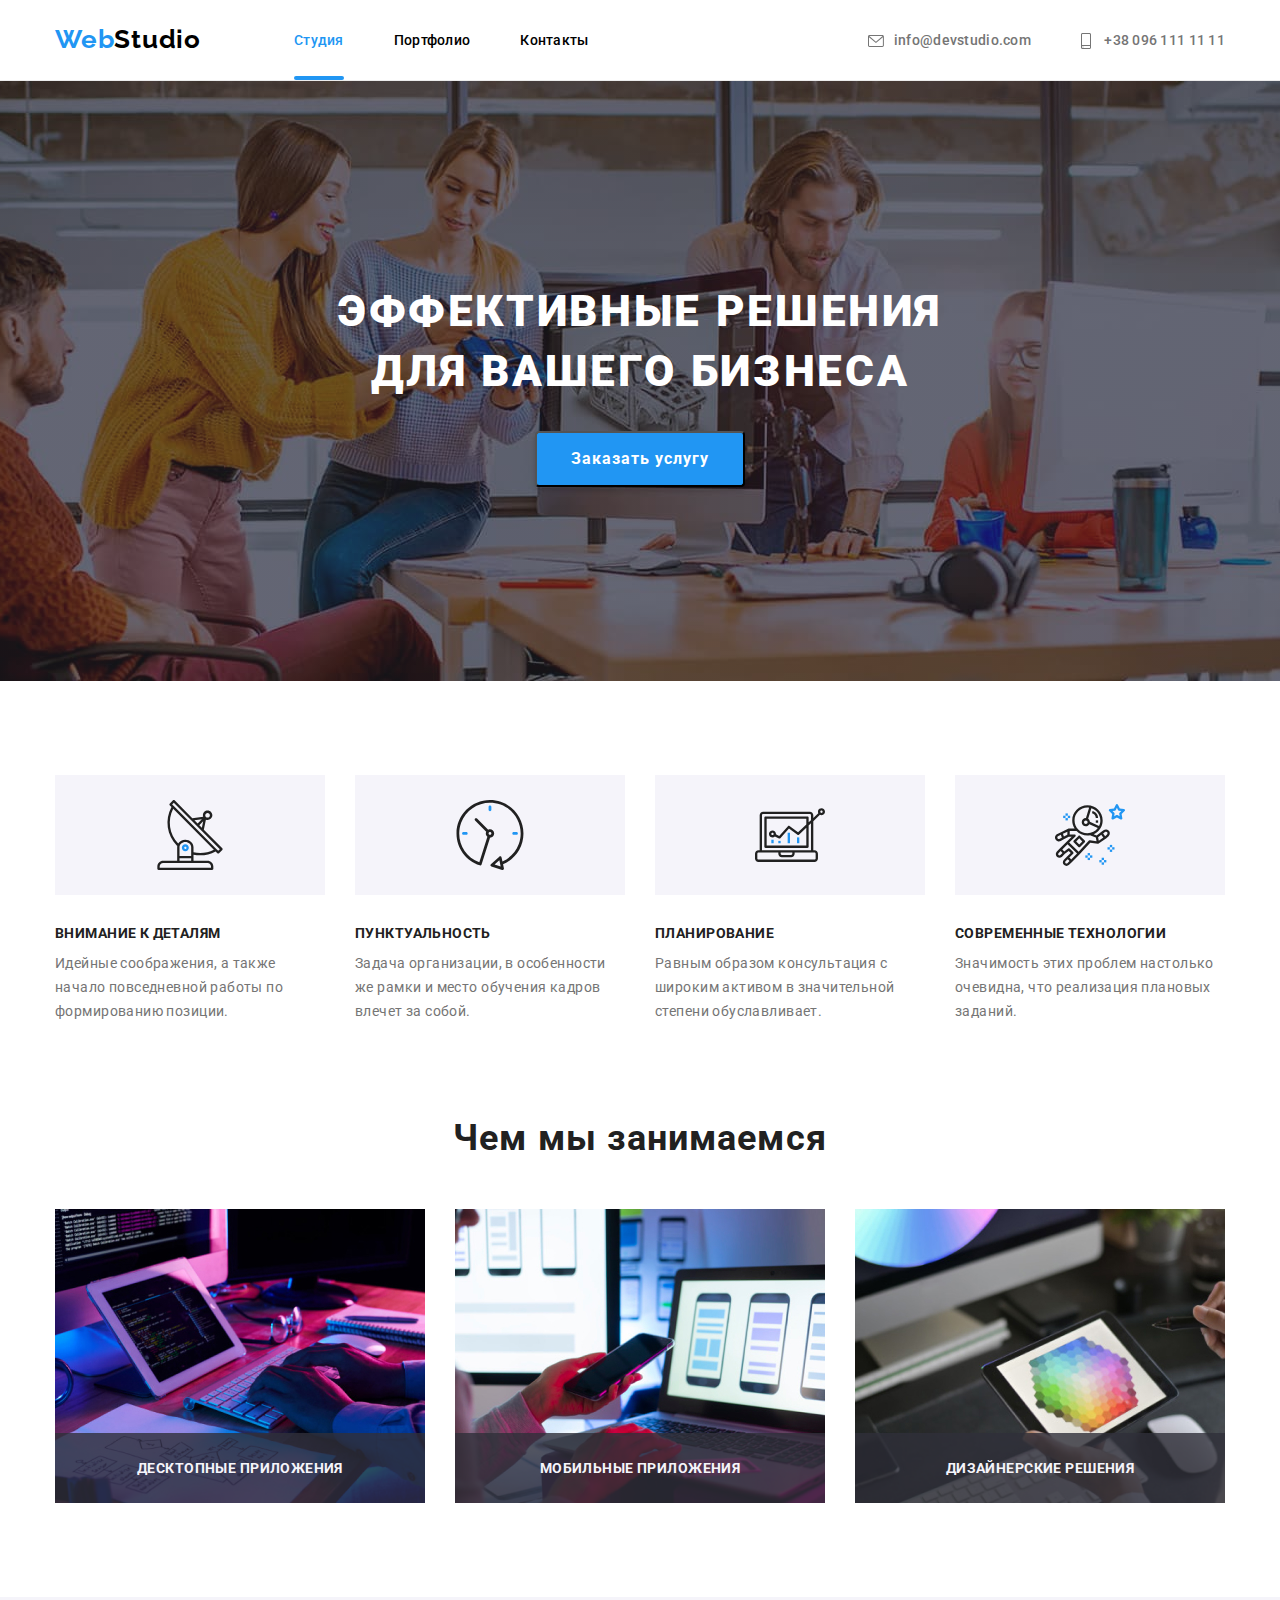
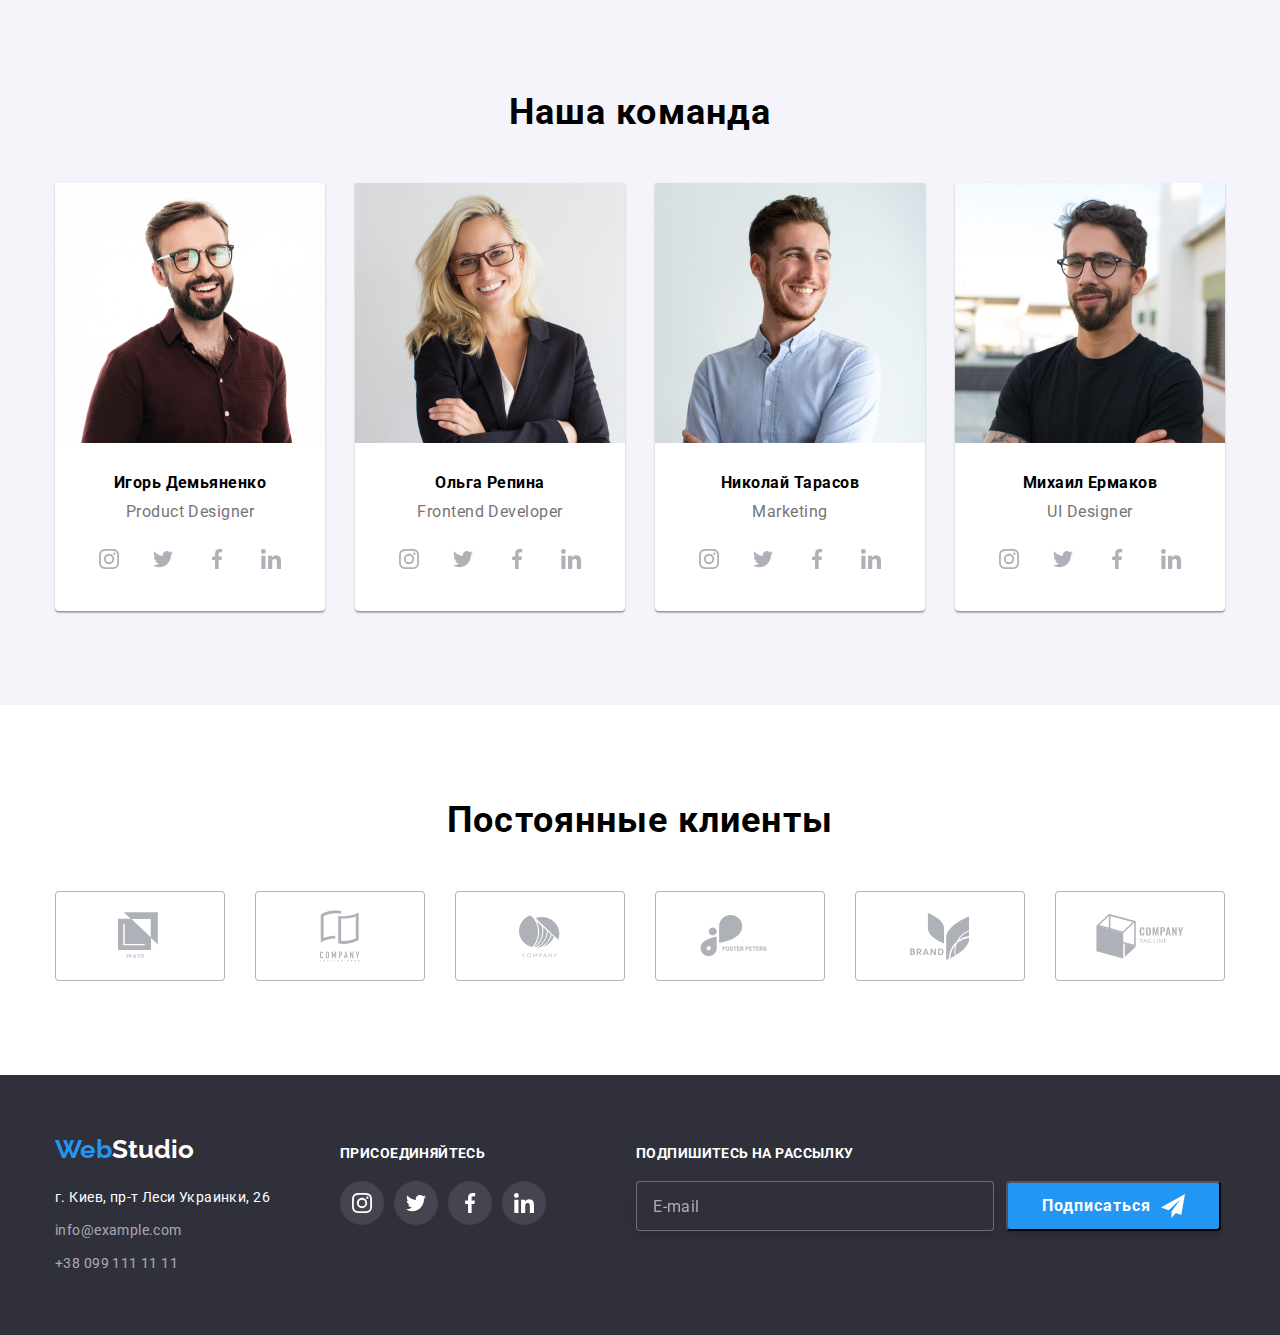
<file: index.html>
<!DOCTYPE html>
<html lang="ru">
<head>
    <meta charset="UTF-8">
    <meta name="viewport" content="width=goit-markup-hw-01, initial-scale=1.0">
    <link rel="preconnect" href="https://fonts.gstatic.com">
    <link href="https://fonts.googleapis.com/css2?family=Raleway:wght@700&family=Roboto:wght@400;500;700;900&display=swap" rel="stylesheet" />
    <link rel="stylesheet" href="https://cdnjs.cloudflare.com/ajax/libs/modern-normalize/1.0.0/modern-normalize.min.css" />
    <link rel="stylesheet" href="./css/styles.css">
    <title>WebStudio</title>
</head>
<body>
    <header>
        <div class="container site-nav">   
            <nav>
                <a class="upper-logo" href="/"><span class="web">Web</span>Studio</a>
                <ul class="main-nav">
                    <li class="item"><a href="./index.html" class="link current">Студия</a></li>
                    <li class="item"><a href="./portfolio.html" class="link">Портфолио</a></li>
                    <li class="item"><a href="" class="link">Контакты</a></li>
                </ul>
            </nav>
            <ul class="contacts">
                <li><a href="mailto:info@devstudio.com">
                    <svg class="link-icon icon-envelope">
                        <use href="./images/icons/symbol-defs.svg#icon-envelope"></use>
                    </svg>info@devstudio.com</a>
                </li>
                <li><a href="tel:+380961111111">
                    <svg class="link-icon icon-smartphone">
                        <use href="./images/icons/symbol-defs.svg#icon-smartphone"></use>
                    </svg>
                    +38 096 111 11 11</a>
                </li>
            </ul>
        </div>
    </header>
    <main>
        <section class="title">
            <div class="container">
                <h1 class="hero">Эффективные решения <br>для вашего бизнеса</h1>
                <button class="order" type="submit" data-modal-open>Заказать услугу</button>
            </div>
        </section>
        <section class="feauture-item">
            <div class="container">
                <ul class="feauture">
                    <li class="qualities antenna">
                        <h3>Внимание к деталям</h3>
                            <p>Идейные соображения, а также начало повседневной работы по формированию позиции.</p>
                    </li>
                    <li class="qualities clock">
                        <h3>Пунктуальность</h3>
                            <p>Задача организации, в особенности же рамки и место обучения кадров влечет за собой.</p>
                    </li>
                    <li class="qualities diagram">
                        <h3>Планирование</h3>
                            <p>Равным образом консультация с широким активом в значительной степени обуславливает.</p>
                    </li>
                    <li class="qualities astronaut">
                        <h3>Современные технологии</h3>
                            <p>Значимость этих проблем настолько очевидна, что реализация плановых заданий.</p>
                    </li>
                </ul>
            </div>
        </section>
        <section class="about-item">
            <div class="container">
                <h2 class="about">Чем мы занимаемся</h2>
                <ul class="pictures">
                    <li>
                        <div class="product">
                            <img src="./images/box1.jpg" alt="box1" width= "370" height= "294">
                            <p class="action-text">Десктопные приложения</p>
                        </div>
                    </li>
                    <li>
                        <div class="product">
                            <img src="./images/box2.jpg" alt="box2" width= "370" height= "294">
                            <p class="action-text">Мобильные приложения</p>
                        </div>
                    </li>
                    <li>
                        <div class="product">
                            <img src="./images/box3.jpg" alt="box3" width= "370" height= "294">
                            <p class="action-text">Дизайнерские решения</p>
                        </div>
                    </li>
                </ul>
            </div>
        </section>
        <section class="team">
            <div class="container">
                <h2>Наша команда</h2>
                <ul class="team-expert">
                    <li class="expert">
                        <img src="./images/img1.jpg" alt="Игорь Демьяненко" width= "270">
                        <div class="extert-name">
                            <h3>Игорь Демьяненко</h3>
                            <p>Product Designer</p>
                            <ul class="socials list">
                                <li class="social-item">
                                    <a class="social-link" href="#">
                                        <svg class="social-icon">
                                            <use href="./images/icons/symbol-defs.svg#icon-instagram"></use>
                                        </svg>
                                    </a>
                                </li>
                                <li class="social-item">
                                    <a class="social-link" href="#">
                                        <svg class="social-icon">
                                            <use href="./images/icons/symbol-defs.svg#icon-twitter"></use>
                                        </svg>
                                    </a>
                                </li>
                                <li class="social-item">
                                    <a class="social-link" href="#">
                                        <svg class="social-icon">
                                            <use href="./images/icons/symbol-defs.svg#icon-facebook"></use>
                                        </svg>
                                    </a>
                                </li>
                                <li class="social-item">
                                    <a class="social-link" href="#">
                                        <svg class="social-icon">
                                            <use href="./images/icons/symbol-defs.svg#icon-linkedin"></use>
                                        </svg>
                                    </a>
                                </li>
                            </ul>
                        </div>
                    </li>
                    <li class="expert">
                        <img src="./images/img2.jpg" alt="Ольга Репина" width="270">
                        <div class="extert-name">
                            <h3>Ольга Репина</h3>
                            <p>Frontend Developer</p>
                            <ul class="socials list">
                                <li class="social-item">
                                    <a class="social-link" href="#">
                                        <svg class="social-icon">
                                            <use href="./images/icons/symbol-defs.svg#icon-instagram"></use>
                                        </svg>
                                    </a>
                                </li>
                                <li class="social-item">
                                    <a class="social-link" href="#">
                                        <svg class="social-icon">
                                            <use href="./images/icons/symbol-defs.svg#icon-twitter"></use>
                                        </svg>
                                    </a>
                                </li>
                                <li class="social-item">
                                    <a class="social-link" href="#">
                                        <svg class="social-icon">
                                            <use href="./images/icons/symbol-defs.svg#icon-facebook"></use>
                                        </svg>
                                    </a>
                                </li>
                                <li class="social-item">
                                    <a class="social-link" href="#">
                                        <svg class="social-icon">
                                            <use href="./images/icons/symbol-defs.svg#icon-linkedin"></use>
                                        </svg>
                                    </a>
                                </li>
                            </ul>
                        </div>
                    </li>
                    <li class="expert">
                        <img src="./images/img3.jpg" alt="Николай Тарасов" width="270">
                        <div class="extert-name">
                            <h3>Николай Тарасов</h3>
                            <p>Marketing</p>
                            <ul class="socials list">
                                <li class="social-item">
                                    <a class="social-link" href="#">
                                        <svg class="social-icon">
                                            <use href="./images/icons/symbol-defs.svg#icon-instagram"></use>
                                        </svg>
                                    </a>
                                </li>
                                <li class="social-item">
                                    <a class="social-link" href="#">
                                        <svg class="social-icon">
                                            <use href="./images/icons/symbol-defs.svg#icon-twitter"></use>
                                        </svg>
                                    </a>
                                </li>
                                <li class="social-item">
                                    <a class="social-link" href="#">
                                        <svg class="social-icon">
                                            <use href="./images/icons/symbol-defs.svg#icon-facebook"></use>
                                        </svg>
                                    </a>
                                </li>
                                <li class="social-item">
                                    <a class="social-link" href="#">
                                        <svg class="social-icon">
                                            <use href="./images/icons/symbol-defs.svg#icon-linkedin"></use>
                                        </svg>
                                    </a>
                                </li>
                            </ul>
                        </div>
                    </li>
                    <li class="expert">
                        <img src="./images/img4.jpg" alt="Михаил Ермаков" width="270">
                        <div class="extert-name">
                            <h3>Михаил Ермаков</h3>
                            <p>UI Designer</p>
                            <ul class="socials list">
                                <li class="social-item">
                                    <a class="social-link" href="#">
                                        <svg class="social-icon">
                                            <use href="./images/icons/symbol-defs.svg#icon-instagram"></use>
                                        </svg>
                                    </a>
                                </li>
                                <li class="social-item">
                                    <a class="social-link" href="#">
                                        <svg class="social-icon">
                                            <use href="./images/icons/symbol-defs.svg#icon-twitter"></use>
                                        </svg>
                                    </a>
                                </li>
                                <li class="social-item">
                                    <a class="social-link" href="#">
                                        <svg class="social-icon">
                                            <use href="./images/icons/symbol-defs.svg#icon-facebook"></use>
                                        </svg>
                                    </a>
                                </li>
                                <li class="social-item">
                                    <a class="social-link" href="#">
                                        <svg class="social-icon">
                                            <use href="./images/icons/symbol-defs.svg#icon-linkedin"></use>
                                        </svg>
                                    </a>
                                </li>
                            </ul>
                        </div>
                    </li>
                </ul>
            </div>
        </section>
        <section class="section client-section">
            <div class="container">
                <h2 class="section-client">Постоянные клиенты</h2>
                <ul class="client-list list">
                    <li class="client-item">
                        <a class="client-link link" href="#">
                            <svg class="client-icon" width="44" height="49">
                                <use href="./images/icons/symbol-defs.svg#icon-logo-1"></use>
                            </svg>
                        </a>
                    </li>
                    <li class="client-item">
                        <a class="client-link link" href="#">
                            <svg class="client-icon" width="40" height="52">
                                <use href="./images/icons/symbol-defs.svg#icon-logo-2"></use>
                            </svg>
                        </a>
                    </li>
                    <li class="client-item">
                        <a class="client-link link" href="#">
                            <svg class="client-icon" width="41" height="43">
                                <use href="./images/icons/symbol-defs.svg#icon-logo-3"></use>
                            </svg>
                        </a>
                    </li>
                    <li class="client-item">
                        <a class="client-link link" href="#">
                            <svg class="client-icon" width="80" height="42">
                                <use href="./images/icons/symbol-defs.svg#icon-logo-4"></use>
                            </svg>
                        </a>
                    </li>
                    <li class="client-item">
                        <a class="client-link link" href="#">
                            <svg class="client-icon" width="59" height="47">
                                <use href="./images/icons/symbol-defs.svg#icon-logo-5"></use>
                            </svg>
                        </a>
                    </li>
                    <li class="client-item">
                        <a class="client-link link" href="#">
                            <svg class="client-icon" width="88" height="45">
                                <use href="./images/icons/symbol-defs.svg#icon-logo-6"></use>
                            </svg>
                        </a>
                    </li>
                </ul>
            </div>
        </section>
    </main>
    <footer>
        <div class="container footer">
            <div class="footer-contacts">
                <a class="lower-logo" href="/"><span class="web">Web</span>Studio</a>
                <address>
                    <ul class="footer-nav">
                        <li><a href="#" class="map">г. Киев, пр-т Леси Украинки, 26</a></li>
                        <li><a href="mailto:info@example.com">info@example.com</a></li>
                        <li><a href="tel:+380991111111">+38 099 111 11 11</a></li>
                    </ul>
                </address>
            </div>
            <div class="footer-socials">
                <b class="join">присоединяйтесь</b>
                <ul class="socials list">
                    <li class="social-item footer">
                        <a class="social-link footer" href="#">
                            <svg class="social-icon">
                                <use href="./images/icons/symbol-defs.svg#icon-instagram"></use>
                            </svg>
                        </a>
                    </li>
                    <li class="social-item footer">
                        <a class="social-link footer" href="#">
                            <svg class="social-icon">
                                <use href="./images/icons/symbol-defs.svg#icon-twitter"></use>
                            </svg>
                        </a>
                    </li>
                    <li class="social-item footer">
                        <a class="social-link footer" href="#">
                            <svg class="social-icon">
                                <use href="./images/icons/symbol-defs.svg#icon-facebook"></use>
                            </svg>
                        </a>
                    </li>
                    <li class="social-item footer">
                        <a class="social-link footer" href="#">
                            <svg class="social-icon">
                                <use href="./images/icons/symbol-defs.svg#icon-linkedin"></use>
                            </svg>
                        </a>
                    </li>
                </ul>
            </div>
            <div class="subscription">
                <b>Подпишитесь на рассылку</b>
                <form class="mailing">
                    <label for="email">
                        <input type="email" class="footer-input" name="email" id="email" placeholder="E-mail" />
                    </label>
                    <button class="subscribe">Подписаться</button>
                </form>
            </div>
        </div>
    </footer>
    <div class="backdrop is-hidden" data-modal>
        <div class="modal">
            <button class="modal-close" data-modal-close></button>
            <div class="modal-form">
                <h2>Оставьте свои данные, мы вам перезвоним</h2>
                <form class="form js-speaker-form">
                    <div class="form-field">
                        <label for="name" class="form-label">Имя</label>
                        <input type="text" class="form-input" name="name" id="name" placeholder=" " />
                        <span class="icon">
                            <svg class="icon-marker">
                                <use href="./images/icons/symbol-defs.svg#icon-person-black"></use>
                            </svg>
                        </span>
                    </div>
                    <div class="form-field">
                        <label for="telephone" class="form-label">Телефон</label>
                        <input type="tel" class="form-input" name="telephone" id="telephone" placeholder=" " />
                        <span class="icon">
                            <svg class="icon-marker">
                                <use href="./images/icons/symbol-defs.svg#icon-phone-black"></use>
                            </svg>
                        </span>
                    </div>
                    <div class="form-field">
                        <label for="mail" class="form-label">Почта</label>
                        <input type="email" class="form-input" name="email" id="mail" placeholder=" " />
                        <span class="icon">
                            <svg class="icon-marker">
                                <use href="./images/icons/symbol-defs.svg#icon-email-black"></use>
                            </svg>
                        </span>
                    </div>
                    <div class="form-field">
                        <label for="comment" class="form-label">Комментарий
                            <textarea class="comment-text" name="comment" id="comment" rows="10" placeholder="Ведите текст"></textarea>
                        </label>
                    </div>
                    <div class="form-check">
                        <label for="agreement" class="check-label">
                            <input  type="checkbox" class="check-input visually-hidden" name="agreement" id="agreement" value="agreement" />
                            <!-- <svg class="check">
                                <use href="./images/icons/symbol-defs.svg#icon-check"></use>
                            </svg> -->
                            <span class="check-box"></span>
                            <span class="check-text">Соглашаюсь с рассылкой и принимаю <a href=""> Условия договора</a></span>
                        </label>
                    </div>
                    <button class="submit" type="submit">Отправить</button>
                </form>
            </div>
        </div>
    </div>
    <script src="./js/modal.js"></script>
    <script src="./js/form.js"></script>
</body>
</html>
</file>
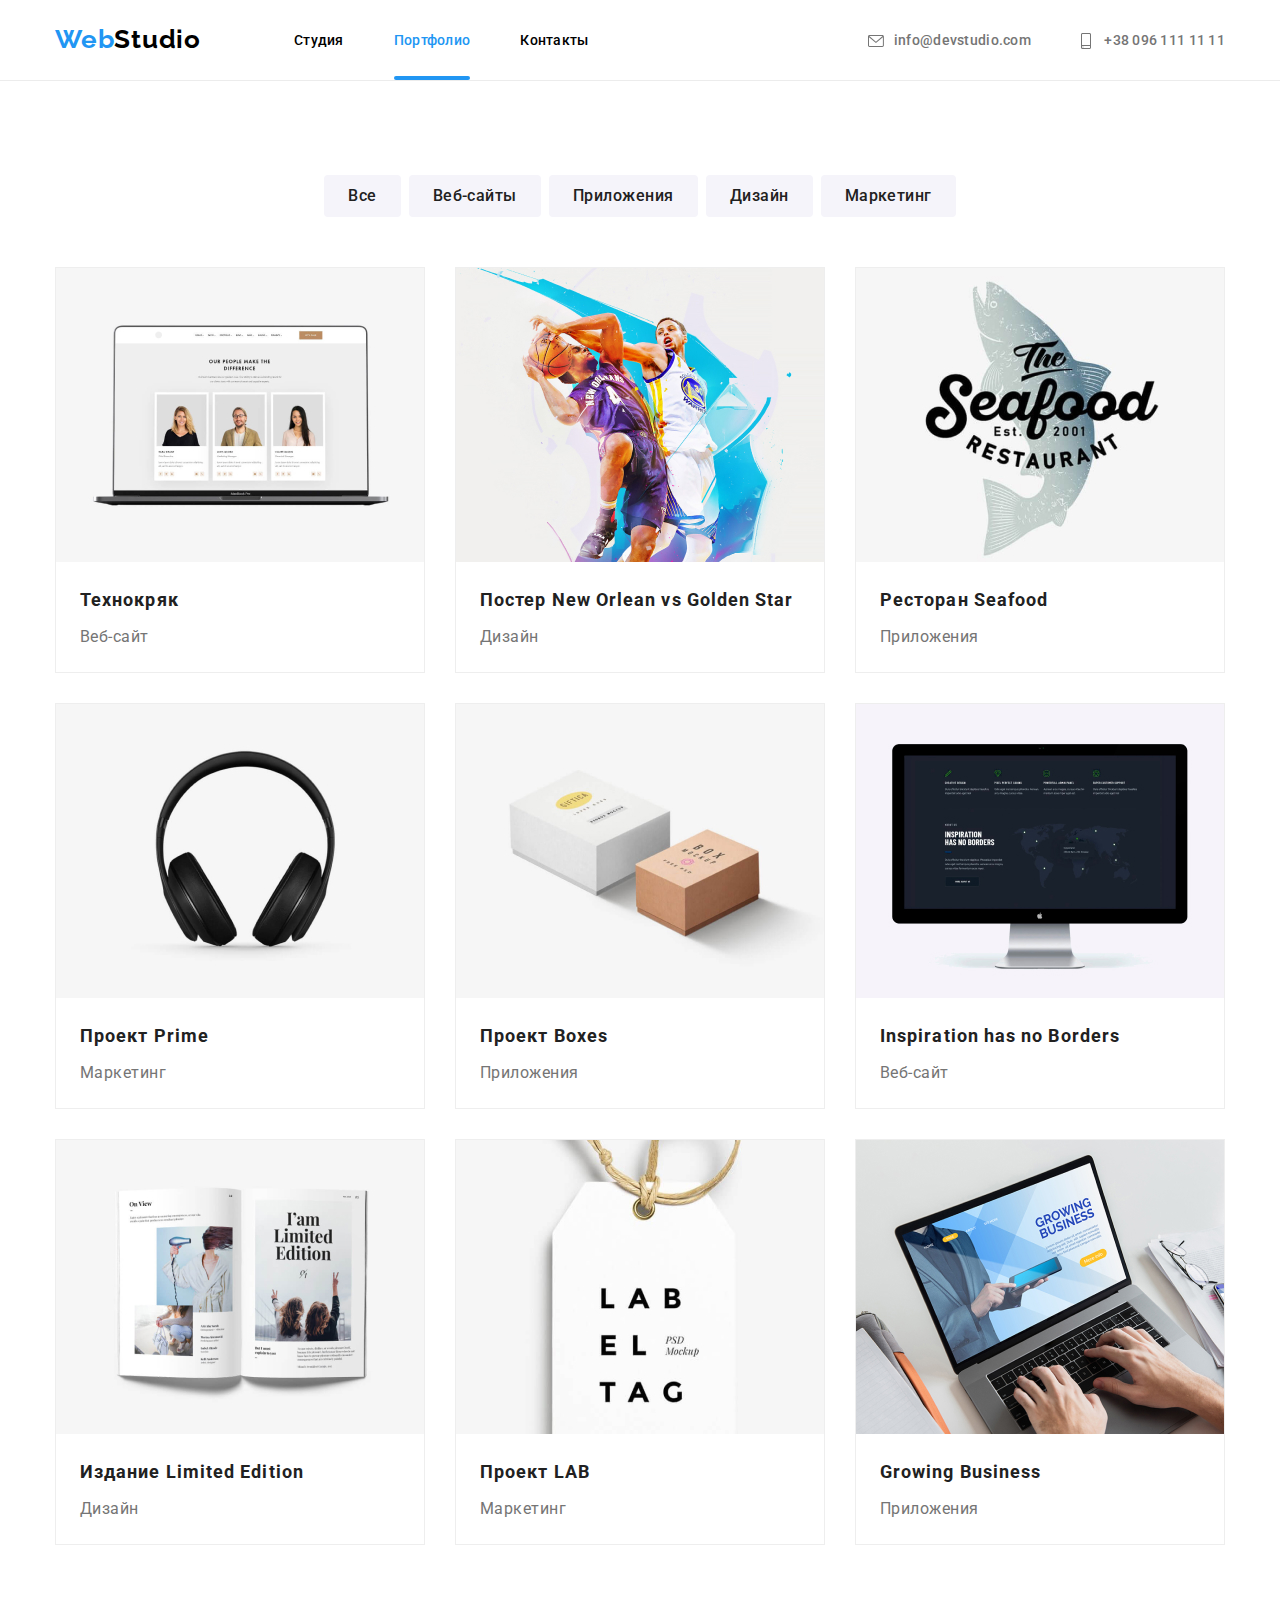
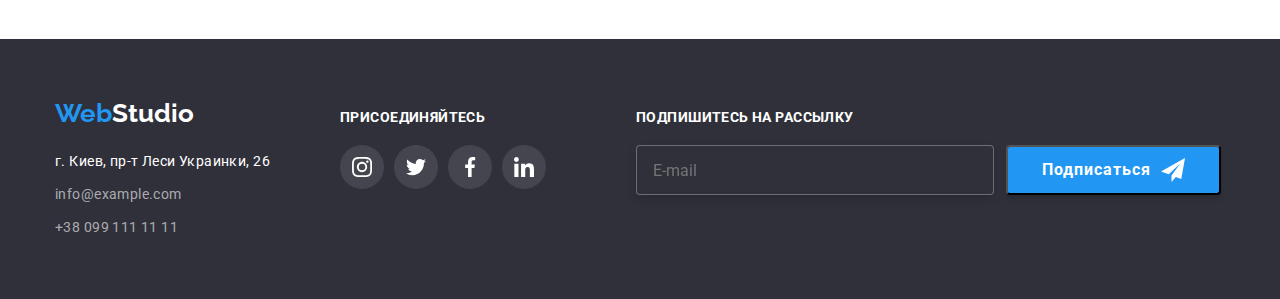
<file: portfolio.html>
<!DOCTYPE html>
<html lang="en">
<head>
    <meta charset="UTF-8">
    <meta name="viewport" content="width=device-width, initial-scale=1.0">
    <link rel="preconnect" href="https://fonts.gstatic.com">
    <link href="https://fonts.googleapis.com/css2?family=Raleway:wght@700&family=Roboto:wght@400;500;700;900&display=swap" rel="stylesheet" />
    <link rel="stylesheet" href="https://cdnjs.cloudflare.com/ajax/libs/modern-normalize/1.0.0/modern-normalize.min.css" />
    <link rel="stylesheet" href="./css/styles.css">
    <title>WebStudio</title>
</head>
<body>
    <header>
        <div class="container site-nav">
            <nav>
                <a class="upper-logo" href="/"><span class="web">Web</span>Studio</a>
                <ul class="main-nav">
                    <li class="item"><a href="./index.html" class="link">Студия</a></li>
                    <li class="item"><a href="./portfolio.html" class="link current">Портфолио</a></li>
                    <li class="item"><a href="" class="link">Контакты</a></li>
                </ul>
            </nav>
            <ul class="contacts">
                <li><a href="mailto:info@devstudio.com">
                        <svg class="link-icon icon-envelope">
                            <use href="./images/icons/symbol-defs.svg#icon-envelope"></use>
                        </svg>info@devstudio.com</a>
                </li>
                <li><a href="tel:+380961111111">
                        <svg class="link-icon icon-smartphone">
                            <use href="./images/icons/symbol-defs.svg#icon-smartphone"></use>
                        </svg>
                        +38 096 111 11 11</a>
                </li>
            </ul>
        </div>
    </header>
    <main>
        <section class="portfolio-main">
            <div class="container">
                <ul class="categories">
                    <li class="categories-nav"><button class="portfolio-nav" type="submit">Все</button></li>
                    <li class="categories-nav"><button class="portfolio-nav" type="submit">Веб-сайты</button></li>
                    <li class="categories-nav"><button class="portfolio-nav" type="submit">Приложения</button></li>
                    <li class="categories-nav"><button class="portfolio-nav" type="submit">Дизайн</button></li>
                    <li class="categories-nav"><button class="portfolio-nav" type="submit">Маркетинг</button></li>
                </ul>
                <ul class="our-work">
                    <li class="work">
                        <a href="">
                            <div class="img-card">
                                <img src="./images/imgport1.jpg" alt="Технокряк" width="370" height="294">
                                <div class="img-description">
                                    <p class="img-text">Технокряк это современная площадка распространения коронавируса. Компании используют эту платформу
                                        для цифрового шпионажа и атак на защищённые сервера конкурентов.</p>
                                </div>
                            </div>
                            <div class="description">
                                <h3>Технокряк</h3>
                                <p>Веб-сайт</p>
                            </div>
                        </a>
                    </li>
                    <li class="work">
                        <a href="">
                            <div class="img-card">
                                <img src="./images/imgport2.jpg" alt="Постер New Orlean vs Golden Star" width="370" height="294">
                                <div class="img-description">
                                    <p class="img-text">Технокряк это современная площадка распространения коронавируса. Компании используют эту
                                        платформу для цифрового шпионажа и атак на защищённые сервера конкурентов.</p>
                                </div>
                                </div>
                            <div class="description">
                                <h3>Постер New Orlean vs Golden Star</h3>
                                <p>Дизайн</p>
                            </div>
                        </a>
                    </li>
                    <li class="work">
                        <a href="">
                            <div class="img-card">
                                <img src="./images/imgport3.jpg" alt="Ресторан Seafood" width="370" height="294">
                                <div class="img-description">
                                    <p class="img-text">Технокряк это современная площадка распространения коронавируса. Компании используют эту
                                        платформу для цифрового шпионажа и атак на защищённые сервера конкурентов.</p>
                                </div>
                            </div>
                            <div class="description">
                                <h3>Ресторан Seafood</h3>
                                <p>Приложения</p>
                            </div>
                        </a>
                    </li>
                    <li class="work">
                        <a href="">
                            <div class="img-card">
                                <img src="./images/imgport4.jpg" alt="Проект Prime" width="370" height="294">
                                <div class="img-description">
                                    <p class="img-text">Технокряк это современная площадка распространения коронавируса. Компании используют эту
                                        платформу для цифрового шпионажа и атак на защищённые сервера конкурентов.</p>
                                </div>
                            </div>
                            <div class="description">
                                <h3>Проект Prime</h3>
                                <p>Маркетинг</p>
                            </div>
                        </a>
                    </li>
                    <li class="work">
                        <a href="">
                            <div class="img-card">
                                <img src="./images/imgport5.jpg" alt="Проект Boxes" width="370" height="294">
                                <div class="img-description">
                                    <p class="img-text">Технокряк это современная площадка распространения коронавируса. Компании используют эту
                                        платформу для цифрового шпионажа и атак на защищённые сервера конкурентов.</p>
                                </div>
                            </div>
                            <div class="description">
                                <h3>Проект Boxes</h3>
                                <p>Приложения</p>
                            </div>
                        </a>
                    </li>
                    <li class="work">
                        <a href="">
                            <div class="img-card">
                                <img src="./images/imgport6.jpg" alt="Inspiration has no Borders" width="370" height="294">
                                <div class="img-description">
                                    <p class="img-text">Технокряк это современная площадка распространения коронавируса. Компании используют эту
                                        платформу для цифрового шпионажа и атак на защищённые сервера конкурентов.</p>
                                </div>                            </div>
                            <div class="description">
                                <h3>Inspiration has no Borders</h3>
                                <p>Веб-сайт</p>
                            </div>
                        </a>
                    </li>
                    <li class="work">
                        <a href="">
                            <div class="img-card">
                                <img src="./images/imgport7.jpg" alt="Издание Limited Edition" width="370" height="294">
                                <div class="img-description">
                                    <p class="img-text">Технокряк это современная площадка распространения коронавируса. Компании используют эту платформу
                                    для цифрового шпионажа и атак на защищённые сервера конкурентов.</p>
                                </div>
                            </div>
                            <div class="description">
                                <h3>Издание Limited Edition</h3>
                                <p>Дизайн</p>
                            </div>
                        </a>
                    </li>
                    <li class="work">
                        <a href="">
                            <div class="img-card">
                                <img src="./images/imgport8.jpg" alt="Проект LAB" width="370" height="294">
                                <div class="img-description">
                                    <p class="img-text">Технокряк это современная площадка распространения коронавируса. Компании используют эту
                                        платформу для цифрового шпионажа и атак на защищённые сервера конкурентов.</p>
                                </div>                            
                            </div>
                            <div class="description">
                                <h3>Проект LAB</h3>
                                <p>Маркетинг</p>
                            </div>
                        </a>
                    </li>
                    <li class="work">
                        <a href="">
                            <div class="img-card">
                                <img src="./images/imgport9.jpg" alt="Growing Business" width="370" height="294">
                                <div class="img-description">
                                    <p class="img-text">Технокряк это современная площадка распространения коронавируса. Компании используют эту
                                        платформу для цифрового шпионажа и атак на защищённые сервера конкурентов.</p>
                                </div>
                            </div>
                            <div class="description">
                                <h3>Growing Business</h3>
                                <p>Приложения</p>
                            </div>
                        </a>
                    </li>
                </ul>
            </div>
        </section>
    </main>
<footer>
    <div class="container footer">
        <div class="footer-contacts">
            <a class="lower-logo" href="/"><span class="web">Web</span>Studio</a>
            <address>
                <ul class="footer-nav">
                    <li><a href="#" class="map">г. Киев, пр-т Леси Украинки, 26</a></li>
                    <li><a href="mailto:info@example.com">info@example.com</a></li>
                    <li><a href="tel:+380991111111">+38 099 111 11 11</a></li>
                </ul>
            </address>
        </div>
        <div class="footer-socials">
            <b class="join">присоединяйтесь</b>
            <ul class="socials list">
                <li class="social-item footer">
                    <a class="social-link footer" href="#">
                        <svg class="social-icon">
                            <use href="./images/icons/symbol-defs.svg#icon-instagram"></use>
                        </svg>
                    </a>
                </li>
                <li class="social-item footer">
                    <a class="social-link footer" href="#">
                        <svg class="social-icon">
                            <use href="./images/icons/symbol-defs.svg#icon-twitter"></use>
                        </svg>
                    </a>
                </li>
                <li class="social-item footer">
                    <a class="social-link footer" href="#">
                        <svg class="social-icon">
                            <use href="./images/icons/symbol-defs.svg#icon-facebook"></use>
                        </svg>
                    </a>
                </li>
                <li class="social-item footer">
                    <a class="social-link footer" href="#">
                        <svg class="social-icon">
                            <use href="./images/icons/symbol-defs.svg#icon-linkedin"></use>
                        </svg>
                    </a>
                </li>
            </ul>
        </div>
        <div class="subscription">
            <b>Подпишитесь на рассылку</b>
            <form class="mailing">
                <label for="email">
                    <input type="email" name="email" placeholder="E-mail" />
                </label>
                <button class="subscribe">Подписаться</button>
            </form>
        </div>
    </div>
</footer>
<div class="notranslate" style="position: absolute; top: 0; right:0;" id="vd-root-d19608294"></div>
</body>
</html>
</file>
<file: css/styles.css>
:root {
  --primary-text-color: #757575;
  --title-text-color: #000000;
  --accent-text-color: #2196f3;
  --primary-white-color: #ffffff;
  --shadow-box-color: rgba(0, 0, 0, 0.15);
  --primery-heading-color: #212121;
  --main-bg-color: #f5f4fa;
  --dark-bg-color: #2f303a;
  --footer-nav-color: rgba(255, 255, 255, 0.6);
  --main-icons-color: #afb1b8;
  --border-color-elements: #eeeeee;
  --timing-function: cubic-bezier(0.4, 0, 0.2, 1);
}

*,
*::before,
*::after {
  box-sizing: border-box;
}

ul {
  list-style: none;
  margin: 0;
  padding: 0;
}

a {
  text-decoration: none;
}

h1,
h2,
h3,
h4,
h5,
h6,
p {
  margin: 0;
  padding: 0;
}

body {
  font-family: Roboto, sans-serif;
}

.container {
  width: 1200px;
  margin-left: auto;
  margin-right: auto;
  padding-left: 15px;
  padding-right: 15px;
}

/*header*/
header {
  border-bottom: 1px solid #ececec;
}

.site-nav {
  display: flex;
  align-items: center;
}

.upper-logo {
  display: inline-block;
  padding-top: 24px;
  padding-bottom: 25px;
  margin-right: 93px;

  color: var(--title-text-color);
  font-family: Raleway, sans-serif;
  font-weight: 700;
  font-size: 26px;
  line-height: 31px;
  letter-spacing: 0.03em;
}

.web {
  color: var(--accent-text-color);
}

nav {
  display: flex;
}

.main-nav {
  display: flex;
  align-items: center;
}

.main-nav .item:not(:last-child) {
  margin-right: 50px;
}

.main-nav a {
  position: relative;
  padding: 32px 0;
  display: block;
  color: var(--title-text-color);
  font-weight: 500;
  font-size: 14px;
  line-height: 16px;
  letter-spacing: 0.02em;
  transition: color 250ms cubic-bezier(0.4, 0, 0.2, 1);
}

.main-nav a:hover,
.main-nav a:focus {
  color: var(--accent-text-color);
}

.contacts {
  display: flex;
  margin-left: auto;
}

.contacts :not(:last-child) {
  margin-right: 50px;
}

.contacts a {
  color: var(--primary-text-color);
  font-weight: 500;
  font-size: 14px;
  line-height: 16px;
  letter-spacing: 0.02em;
  transition: color 250ms var(--timing-function);
}

.contacts a:hover,
.contacts a:focus {
  color: var(--accent-text-color);
}

.link.current {
  position: relative;
  color: var(--accent-text-color);
}

.link.current::after {
  position: absolute;
  content: "";
  display: block;
  left: 0;
  bottom: 0;
  width: 100%;
  height: 4px;
  border-radius: 2px;
  background-color: var(--accent-text-color);
}

.link-icon {
  fill: currentColor;
  vertical-align: middle;
}

.icon-envelope {
  width: 16px;
  height: 12px;
  margin-right: 10px;
}

.icon-smartphone {
  width: 10px;
  height: 16px;
  margin-right: 10px;
}

/*header*/

/*main*/

/*Секция герой*/

.title {
  max-width: 1600px;
  height: 600px;
  margin-left: auto;
  margin-right: auto;
  background-color: var(--dark-bg-color);
  background-image: linear-gradient(
      to right,
      rgba(47, 48, 58, 0.4),
      rgba(47, 48, 58, 0.4)
    ),
    url(../images/heroimg.jpg);
  background-repeat: no-repeat;
  background-position: center;
  background-size: cover;
  text-align: center;
  padding: 200px 0;
  align-content: center;
}

.hero {
  text-align: center;
  margin: 0;
  margin-bottom: 30px;
  font-weight: 900;
  font-size: 44px;
  line-height: 60px;
  letter-spacing: 0.06em;
  text-transform: uppercase;
  color: var(--primary-white-color);
}

.order {
  display: inline-block;
  border-radius: 4px;
  padding: 11px 34px;
  min-width: 200px;

  font-weight: 700;
  font-size: 16px;
  line-height: 30px;
  align-items: center;
  text-align: center;
  letter-spacing: 0.06em;
  color: var(--primary-white-color);

  background: var(--accent-text-color);
  box-shadow: 0px 4px 4px var(--shadow-box-color);

  transition: 250ms var(--timing-function);
}

/* Секция преимущества*/

.feauture-item {
  padding: 94px 0;
}

.feauture {
  display: flex;
}

.qualities {
  width: 270px;
}

.qualities h3 {
  margin-bottom: 10px;
}

.qualities:not(:last-child) {
  margin-right: 30px;
}
.qualities::before {
  display: block;
  content: "";
  height: 120px;
  background-color: var(--main-bg-color);
  background-size: 70px 70px;
  background-repeat: no-repeat;
  background-position: center;
  margin-bottom: 30px;
}

.antenna::before {
  background-image: url(../images/icons/antenna.svg);
}

.clock::before {
  background-image: url(../images/icons/clock.svg);
}

.diagram::before {
  background-image: url(../images/icons/diagram.svg);
}

.astronaut::before {
  background-image: url(../images/icons/astronaut.svg);
}

.feauture h3 {
  font-weight: 700;
  font-size: 14px;
  line-height: 16px;
  letter-spacing: 0.03em;
  text-transform: uppercase;
  color: var(--primery-heading-color);
}

.feauture p {
  font-weight: 400;
  font-size: 14px;
  line-height: 24px;
  letter-spacing: 0.03em;
  color: var(--primary-text-color);
}

.about {
  margin-bottom: 50px;
  font-weight: 700;
  font-size: 36px;
  line-height: 42px;
  text-align: center;
  letter-spacing: 0.03em;
  color: var(--primery-heading-color);
}

/*Секция про нас*/

.about-item {
  padding-bottom: 94px;
}

.pictures {
  display: flex;
}

.pictures li {
  width: 370px;
}

.pictures li:not(:last-child) {
  margin-right: 30px;
}

.pictures img {
  display: block;
}
.product {
  position: relative;
}

.action-text {
  position: absolute;
  bottom: 0;
  left: 0;
  width: 100%;
  height: 70px;
  color: var(--main-bg-color);
  background-color: rgba(47, 48, 58, 0.8);
  display: flex;
  justify-content: center;
  align-items: center;
  font-weight: 700;
  font-size: 14px;
  line-height: 16px;
  text-align: center;
  letter-spacing: 0.03em;
  text-transform: uppercase;
}

/*Секция наша команда*/

.team {
  padding: 94px 0;
  font-weight: 500;
  font-size: 16px;
  line-height: 19px;
  text-align: center;
  letter-spacing: 0.03em;

  background-color: var(--main-bg-color);
  font-size: 16px;
}

.team h2 {
  margin: 0 0 50px 0;
  font-weight: 700;
  font-size: 36px;
  line-height: 42px;
  text-align: center;
  letter-spacing: 0.03em;
}

.team h3 {
  margin-bottom: 10px;
  font-size: 16px;
}

.team p {
  margin-bottom: 16px;
  font-weight: 400;
  font-size: 16px;
  line-height: 19px;
  text-align: center;
  letter-spacing: 0.03em;
  color: var(--primary-text-color);
}

.team-expert {
  display: flex;
}

.team-expert .expert:not(:last-child) {
  margin-right: 30px;
}

.expert {
  background-color: var(--primary-white-color);
  width: 270px;
  box-shadow: 0px 1px 3px rgba(0, 0, 0, 0.12), 0px 1px 1px rgba(0, 0, 0, 0.14),
    0px 2px 1px rgba(0, 0, 0, 0.2);
  border-radius: 0px 0px 4px 4px;
}

.expert img {
  display: block;
}

.extert-name {
  padding: 30px 32px;
}

.socials {
  display: flex;
}

.social-link {
  display: flex;
  justify-content: center;
  align-items: center;
  width: 44px;
  height: 44px;
  border-radius: 50%;
  color: var(--main-icons-color);
  transition: color 250ms var(--timing-function),
    background-color 250ms var(--timing-function);
}

.social-icon {
  width: 20px;
  height: 20px;
  fill: currentColor;
}

.social-link:hover,
.social-link:focus {
  background-color: var(--accent-text-color);
  color: var(--primary-white-color);
}

.social-item:not(:last-child) {
  margin-right: 10px;
}

/*Секция постоянные клиенты*/
.section-client {
  margin: 0 0 50px 0;
  font-weight: 700;
  font-size: 36px;
  line-height: 42px;
  text-align: center;
  letter-spacing: 0.03em;
}

.client-section {
  padding-top: 94px;
  padding-bottom: 94px;
}

.client-list {
  display: flex;
}

.client-item {
  width: calc((100% - 150px) / 6);
  height: 90px;
}

.client-item:not(:last-child) {
  margin-right: 30px;
}

.client-link {
  display: flex;
  justify-content: center;
  align-items: center;
  height: 100%;
  border: 1px solid #afb1b8;
  border-radius: 4px;
  color: var(--main-icons-color);
  transition: border-color 250ms var(--timing-function),
    color 250ms var(--timing-function);
}

.client-icon {
  fill: currentColor;
}

.client-link:hover,
.client-link:focus {
  border-color: var(--accent-text-color);
  color: var(--accent-text-color);
}

/*main*/

/*portfolio*/

.portfolio-main {
  padding-top: 94px;
  padding-bottom: 94px;
}

.categories {
  display: flex;
  justify-content: center;
  margin-bottom: 50px;
}

.portfolio-nav {
  display: inline-block;
  padding: 6px 22px;
  border-color: transparent;
  border-radius: 4px;
  outline: none;
  font-weight: 500;
  font-size: 16px;
  line-height: 1.63;
  letter-spacing: 0.03em;
  text-align: center;
  color: var(--primery-heading-color);
  background-color: var(--main-bg-color);
  transition: background-color 250ms var(--timing-function),
    color 250ms var(--timing-function), box-shadow 250ms var(--timing-function);
  cursor: pointer;
}

.categories-nav:not(:last-child) {
  margin-right: 8px;
}

.portfolio-nav:hover,
.portfolio-nav:focus {
  background-color: var(--accent-text-color);
  color: var(--primary-white-color);
  box-shadow: 0px 3px 1px rgba(0, 0, 0, 0.1), 0px 1px 2px rgba(0, 0, 0, 0.08),
    0px 2px 2px rgba(0, 0, 0, 0.12);
}

.our-work {
  display: flex;
  flex-wrap: wrap;
  transition: box-shadow 250ms var(--timing-function);
}

.our-work a:hover,
.our-work a:focus {
  display: block;
  box-shadow: 0px 3px 1px rgba(0, 0, 0, 0.1), 0px 1px 2px rgba(0, 0, 0, 0.08),
    0px 2px 2px rgba(0, 0, 0, 0.12);
}

.work {
  width: calc((100% - 60px) / 3);
  margin-right: 30px;
  margin-bottom: 30px;
  border: 1px solid var(--border-color-elements);
}

.work:nth-child(3n) {
  margin-right: 0;
}

.work:nth-last-child(-n + 3) {
  margin-bottom: 0;
}

.work img {
  display: block;
}

.img-card {
  position: relative;
  overflow: hidden;
}

.img-text {
  font-size: 18px;
  line-height: 1.56;
  color: var(--main-bg-color);
}

.img-description {
  position: absolute;
  top: 100%;
  left: 0%;
  width: 100%;
  height: 100%;
  padding: 63px 24px;
  background-color: rgba(33, 150, 243, 0.9);
  transition: transform 250ms var(--timing-function);
}

.our-work a:hover .img-description,
.our-work a:hover .img-description {
  transform: translateY(-100%);
}

.description {
  width: 370px;
  padding: 20px 24px;
}

.description h3 {
  margin-bottom: 4px;
  font-weight: 700;
  font-size: 18px;
  line-height: 36px;
  letter-spacing: 0.06em;
  color: var(--primery-heading-color);
}

.description p {
  font-weight: 400;
  font-size: 16px;
  line-height: 30px;
  letter-spacing: 0.03em;
  color: var(--primary-text-color);
}

/*portfolio*/

/*footer*/

footer {
  padding: 60px 0;
  background-color: var(--dark-bg-color);
  color: var(--primary-white-color);
  text-decoration: none;
}

address {
  font-style: normal;
  margin-top: 20px;
}

.lower-logo {
  display: flex;
  font-family: Raleway;
  font-weight: 700;
  font-size: 26px;
  color: var(--primary-white-color);
}

.footer-nav li:not(:last-child) {
  margin-bottom: 9px;
}

.footer-nav a {
  font-weight: 400;
  font-size: 14px;
  line-height: 24px;
  letter-spacing: 0.03em;
  color: var(--footer-nav-color);
  transition: var(--timing-function);
}

.footer-nav a:focus {
  color: var(--accent-text-color);
}

.footer-nav .map {
  color: var(--primary-white-color);
}

.footer-contacts {
  margin-right: 70px;
}

.container.footer {
  display: flex;
  align-items: baseline;
}

.join {
  display: block;
  margin-bottom: 20px;
  font-family: Roboto, sans-serif;
  font-size: 14px;
  font-style: normal;
  font-weight: 700;
  line-height: 1.17;
  letter-spacing: 0.03em;
  text-align: left;
  text-transform: uppercase;
  color: var(--primary-white-color);
}

.footer-socials .socials {
  margin-left: 0;
  margin-right: auto;
}

.footer-socials .social-link {
  display: flex;
  justify-content: center;
  align-items: center;
  width: 44px;
  height: 44px;
  border-radius: 50%;
  background-color: rgba(255, 255, 255, 0.1);
  color: var(--primary-white-color);
  transition: background-color 250ms var(--timing-function);
}

.footer-socials .social-icon {
  width: 20px;
  height: 20px;
  fill: currentColor;
  transition: fill 250ms var(--timing-function);
}

.social-link:hover,
.social-link:focus {
  background-color: var(--accent-text-color);
}

.social-icon:hover,
.social-icon:focus {
  fill: currentColor;
}

.subscription {
  display: block;
  margin-left: 90px;
}

.subscription b {
  display: block;
  margin-bottom: 20px;
  font-weight: 700;
  font-size: 14px;
  line-height: 16px;
  letter-spacing: 0.03em;
  text-transform: uppercase;
}
.mailing {
  display: flex;
}

.mailing input {
  margin-right: 12px;
  padding: 15px 16px;
  width: 358px;
  height: 50px;

  background-color: var(--dark-bg-color);
  border: 1px solid rgba(255, 255, 255, 0.3);
  color: var(--primary-white-color);
  filter: drop-shadow(0px 4px 4px rgba(0, 0, 0, 0.15));
  border-radius: 4px;
}

.footer-input::placeholder {
  display: flex;
  align-items: center;
  font-weight: 400;
  font-size: 16px;
  line-height: 1.25;
  letter-spacing: 0.03em;
  color: rgba(255, 255, 255, 0.6);
}

.subscribe {
  display: flex;
  border-radius: 4px;
  padding: 11px 34px;
  margin: 0;
  min-width: 200px;
  height: 50px;

  font-weight: 700;
  font-size: 16px;
  line-height: 30px;
  align-items: center;
  text-align: center;
  letter-spacing: 0.06em;
  color: var(--primary-white-color);

  background: #2196f3;
  box-shadow: 0px 4px 4px rgba(0, 0, 0, 0.15);
  cursor: pointer;
}

.subscribe::after {
  display: inline-block;
  content: "";
  width: 24px;
  height: 24px;
  margin-left: 10px;
  transition: background 250ms var(--timing-function);

  background-image: url("../images/icons/icon-send.svg");
}

.subscribe:hover,
.subscribe:focus {
  background: #188ce8;
}

/*footer*/

/*modal*/

.backdrop {
  position: fixed;
  top: 0;
  left: 0;
  width: 100%;
  height: 100%;
  background: rgba(0, 0, 0, 0.2);
  opacity: 1;
  transition: opacity 250ms var(--timing-function);
}

.backdrop.is-hidden {
  visibility: hidden;
  opacity: 0;
  pointer-events: none;
}

.backdrop.is-hidden .modal {
  transform: translate(-50%, -50%) scale(0.8);
}

.modal {
  position: absolute;
  top: 50%;
  left: 50%;
  transform: translate(-50%, -50%) scale(1);
  transition: transform 250ms var(--timing-function);

  min-width: 528px;
  min-height: 581px;
  padding: 40px;
  background-color: var(--primary-white-color);
  box-shadow: 0px 1px 3px rgba(0, 0, 0, 0.12), 0px 1px 1px rgba(0, 0, 0, 0.14),
    0px 2px 1px rgba(0, 0, 0, 0.2);
  border-radius: 4px;
}

.modal-form h2 {
  margin-bottom: 12px;
  font-weight: 700;
  font-size: 20px;
  line-height: 23px;
  text-align: center;
  letter-spacing: 0.03em;
}

.modal-close {
  position: absolute;
  top: 8px;
  right: 8px;
  width: 30px;
  height: 30px;
  padding: 0;
  background-image: url(../images/icons/close.svg);
  background-size: cover;
  background-repeat: no-repeat;
  background-color: transparent;
  border: none;
  cursor: pointer;
  transition: 250ms var(--timing-function);
}

/*Form*/

.form {
  display: flex;
  flex-direction: column;
}

.form-field {
  position: relative;
  content: "";
  margin-bottom: 4px;
  display: flex;
  flex-direction: column;
}

.form-input {
  max-height: 40px;
  margin-bottom: 10px;
  padding: 12px 15px 12px 42px;
  border: 1px solid rgba(33, 33, 33, 0.2);
  border-radius: 4px;
}

.form-label {
  margin-bottom: 4px;
  color: var(--primary-text-color);
  font-weight: 400;
  font-size: 12px;
  line-height: 14px;
  letter-spacing: 0.01em;
}

.modal input:focus,
.modal textarea:focus {
  border-color: var(--accent-text-color);
  outline: none;
  cursor: pointer;
}
.modal input::placeholder {
  cursor: pointer;
}
.modal input:focus::placeholder {
  cursor: pointer;
}
.modal input:focus ~ svg {
  fill: var(--accent-text-color);
  cursor: pointer;
}

.icon {
  position: absolute;
  content: "";
  top: 50%;
  left: 12px;
  transform: translateY(-30%);
  display: block;
}

.icon-marker {
  width: 18px;
  height: 18px;
}
.form-input:focus + .icon {
  fill: var(--accent-text-color);
  transition: 250ms var(--timing-function);
}

.comment-text {
  resize: none;

  width: 100%;
  max-height: 120px;
  padding: 12px 16px;
  margin-bottom: 20px;

  border-radius: 4px;
  border: 1px solid rgba(33, 33, 33, 0.2);
}

.comment-text::placeholder {
  font-weight: 400;
  font-size: 14px;
  line-height: 16px;
  letter-spacing: 0.01em;

  color: rgba(117, 117, 117, 0.5);
}

.form-check {
  position: relative;
  align-self: center;
  font-weight: 400;
  font-size: 14px;
  line-height: 24px;
  letter-spacing: 0.03em;

  color: var(--primary-text-color);
}

.form-check a {
  color: #2196f3;
  text-decoration: underline;
}

.check-label {
  display: flex;
  align-items: center;
  margin-bottom: 30px;
}

.visually-hidden {
  position: absolute;
  width: 1px;
  height: 1px;
  margin: -1px;
  border: 0;
  padding: 0;
  clip: rect(0 0 0 0);
  overflow: hidden;
}

/*Через псевдоелементы*/
.check-box::after {
  display: inline-block;
  vertical-align: middle;
  content: "";
  margin-right: 8px;
  width: 16px;
  height: 15px;
  border-radius: 2px;
  box-shadow: 0 0 0 2px var(--primery-heading-color);
}

.check-input:checked + .check-box::after {
  box-shadow: 0 0 0 2px var(--accent-text-color);
  background-color: var(--accent-text-color);
  background-image: url(../images/icons/check2.svg);
}

/*Через span*/

/* .check-box {
  margin-right: 8px;
  width: 16px;
  height: 15px;
  border-radius: 1px;
  box-shadow: 0 0 0 2px var(--primery-heading-color);
}

.check-input:checked + .check-box {
  box-shadow: 0 0 0 2px var(--accent-text-color);
  background-color: var(--accent-text-color);
  background-image: url(../images/icons/check2.svg);
} */

/* Через svg*/

/* .check-input + svg {
  display: inline-block;
  margin-right: 7px;
  height: 15px;
  width: 16px;

  background-color: #ffffff;
  border: 2px solid #212121;
  border-radius: 2px;

  transition-duration: 250ms;
  transition-timing-function: cubic-bezier(0.4, 0, 0.2, 1);
}

.check-input:checked + svg {
  background-color: var(--accent-text-color);
  background-image: url(../images/icons/symbol-defs.svg#icon-check);
  background-size: contain;
  background-origin: border-box;
  border-color: transparent;
  border-radius: 2px;

  transition-duration: 250ms;
  transition-timing-function: cubic-bezier(0.4, 0, 0.2, 1);
} */

.check-text {
  align-self: center;
  font-weight: normal;
  font-size: 14px;
  line-height: 24px;

  letter-spacing: 0.03em;
}

.submit {
  align-self: center;
  max-width: 200px;
  height: 50px;
  color: var(--primary-white-color);
  background-color: #2196f3;
  box-shadow: 0px 4px 4px rgba(0, 0, 0, 0.15);
  border-radius: 4px;
  cursor: pointer;

  font-weight: 700;
  font-size: 16px;
  line-height: 1.87;
  letter-spacing: 0.06em;
  border-radius: 4px;
  border: none;

  align-self: center;
  padding-right: 55px;
  padding-left: 56px;

  transition: background-color 250ms var(--timing-function);
}

.submit:hover,
.submit:focus {
  background-color: #188ce8;
}
</file>
